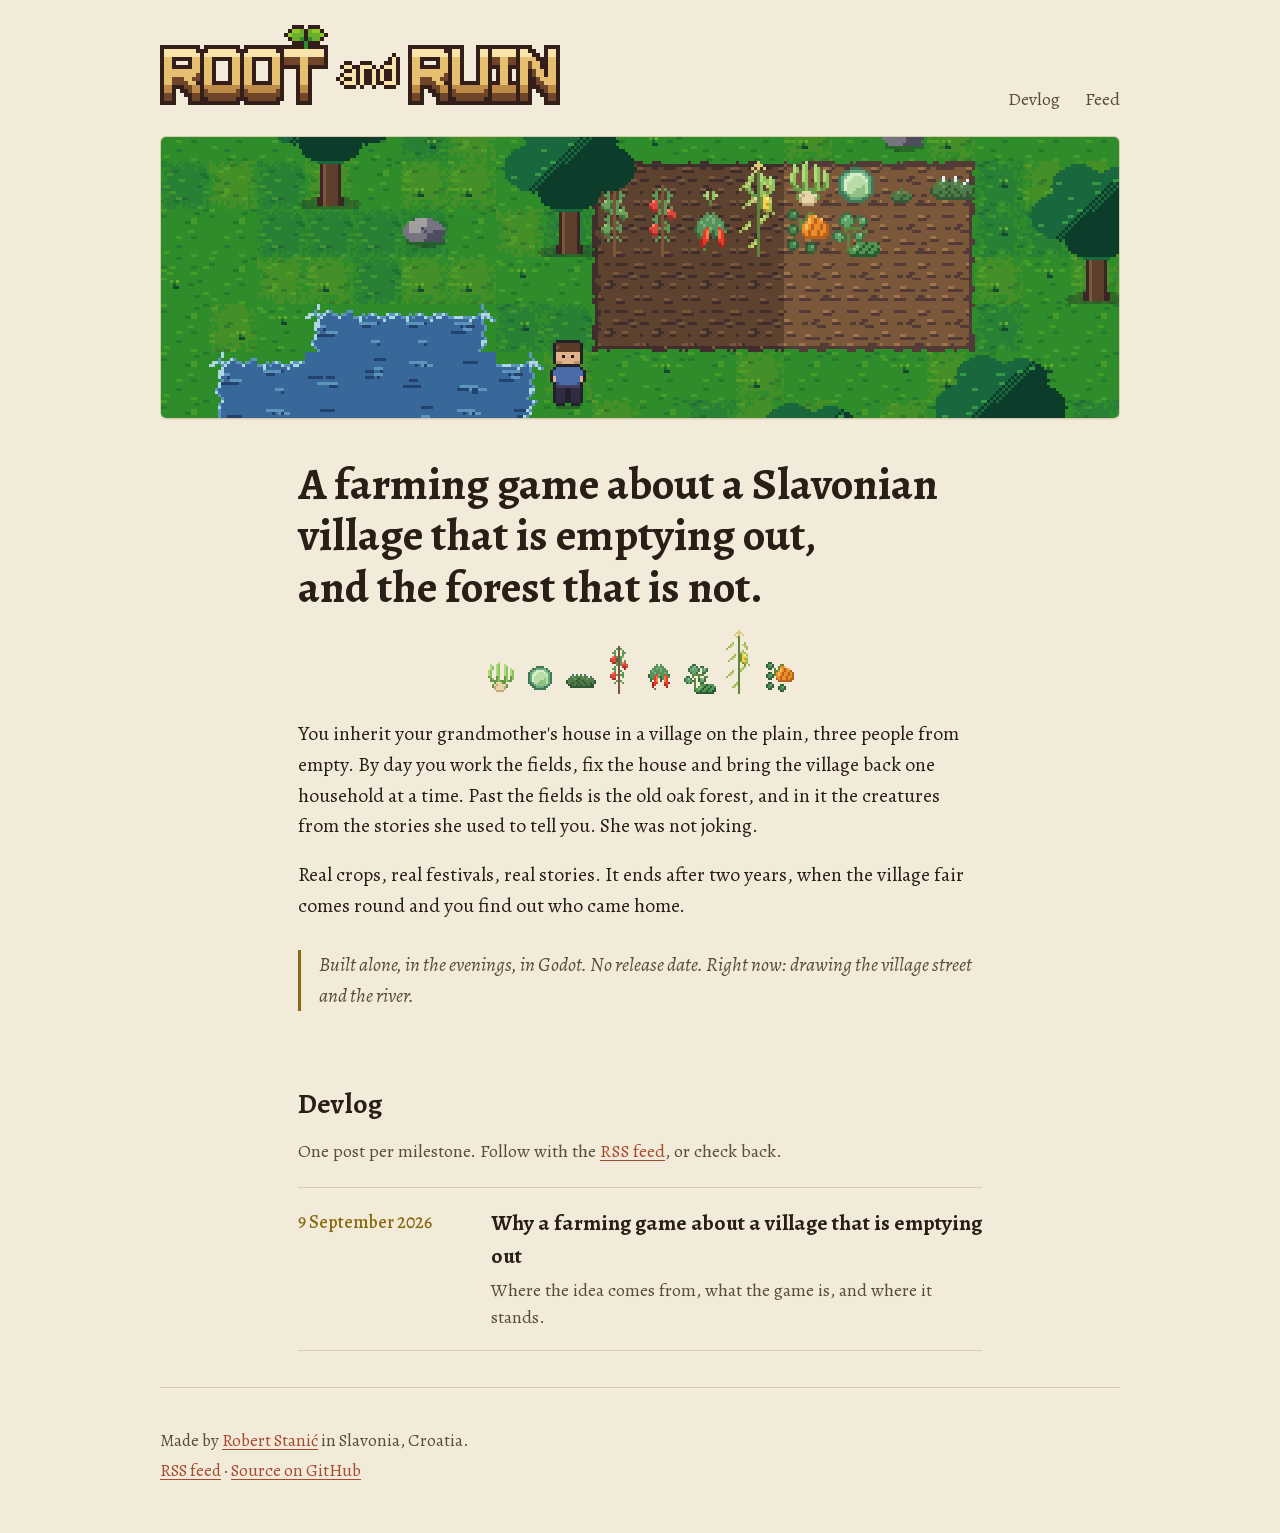
<file: index.html>
<!DOCTYPE html>
<html lang="en">
<head>
<meta charset="utf-8">
<meta name="viewport" content="width=device-width, initial-scale=1">
<title>Root and Ruin</title>
<meta name="description" content="A farming game about a Slavonian village that is emptying out, and the forest that is not.">
<meta name="author" content="Robert Stanić">
<link rel="canonical" href="https://rootandruin.net/">
<meta property="og:type" content="website">
<meta property="og:url" content="https://rootandruin.net/">
<meta property="og:title" content="Root and Ruin">
<meta property="og:description" content="A farming game about a Slavonian village that is emptying out, and the forest that is not.">
<meta property="og:image" content="https://rootandruin.net/assets/img/og-image.png">
<meta name="twitter:card" content="summary_large_image">
<meta name="theme-color" content="#f3ebda">
<link rel="icon" href="favicon-32.png" sizes="32x32">
<link rel="icon" href="favicon-16.png" sizes="16x16">
<link rel="apple-touch-icon" href="assets/apple-touch-icon.png">
<link rel="alternate" type="application/rss+xml" title="Root and Ruin devlog" href="https://rootandruin.net/feed.xml">
<link rel="stylesheet" href="assets/css/style.css">
</head>
<body>
<a class="skip" href="#main">Skip to content</a>
<header class="top">
  <a class="home" href=""><img src="assets/img/logo.png" alt="Root and Ruin" width="400" height="80"></a>
  <nav><a href="#devlog">Devlog</a><a href="feed.xml">Feed</a></nav>
</header>
<main id="main">
<section class="hero">
  <img class="scene" src="assets/img/hero.png" alt="A pixel-art farm: a tilled plot with onions, cabbages, tomatoes, peppers and corn, a pond, oaks, and the farmer standing between them." width="320" height="94">
  <h1>A farming game about a Slavonian village that is emptying out, and the forest that is not.</h1>
  <img class="crops" src="assets/img/crops.png" alt="" width="160" height="32">
</section>
<section class="pitch">
<p>You inherit your grandmother&#x27;s house in a village on the plain, three people from empty. By day you work the fields, fix the house and bring the village back one household at a time. Past the fields is the old oak forest, and in it the creatures from the stories she used to tell you. She was not joking.</p>
<p>Real crops, real festivals, real stories. It ends after two years, when the village fair comes round and you find out who came home.</p>
  <p class="status">Built alone, in the evenings, in Godot. No release date. Right now: drawing the village street and the river.</p>
</section>
<section class="devlog" id="devlog">
  <h2>Devlog</h2>
  <p class="follow">One post per milestone. Follow with the <a href="feed.xml">RSS feed</a>, or check back.</p>
  <ul class="posts">
<li><time datetime="2026-09-09">9 September 2026</time><div><a href="devlog/why-this-game/">Why a farming game about a village that is emptying out</a><p>Where the idea comes from, what the game is, and where it stands.</p></div></li>
  </ul>
</section>
</main>
<footer class="foot">
  <p>Made by <a href="https://robertstanic.com">Robert Stanić</a> in Slavonia, Croatia.</p>
  <p><a href="feed.xml">RSS feed</a> · <a href="https://github.com/Rostanic20/FarmGame">Source on GitHub</a></p>
</footer>
</body>
</html>
</file>
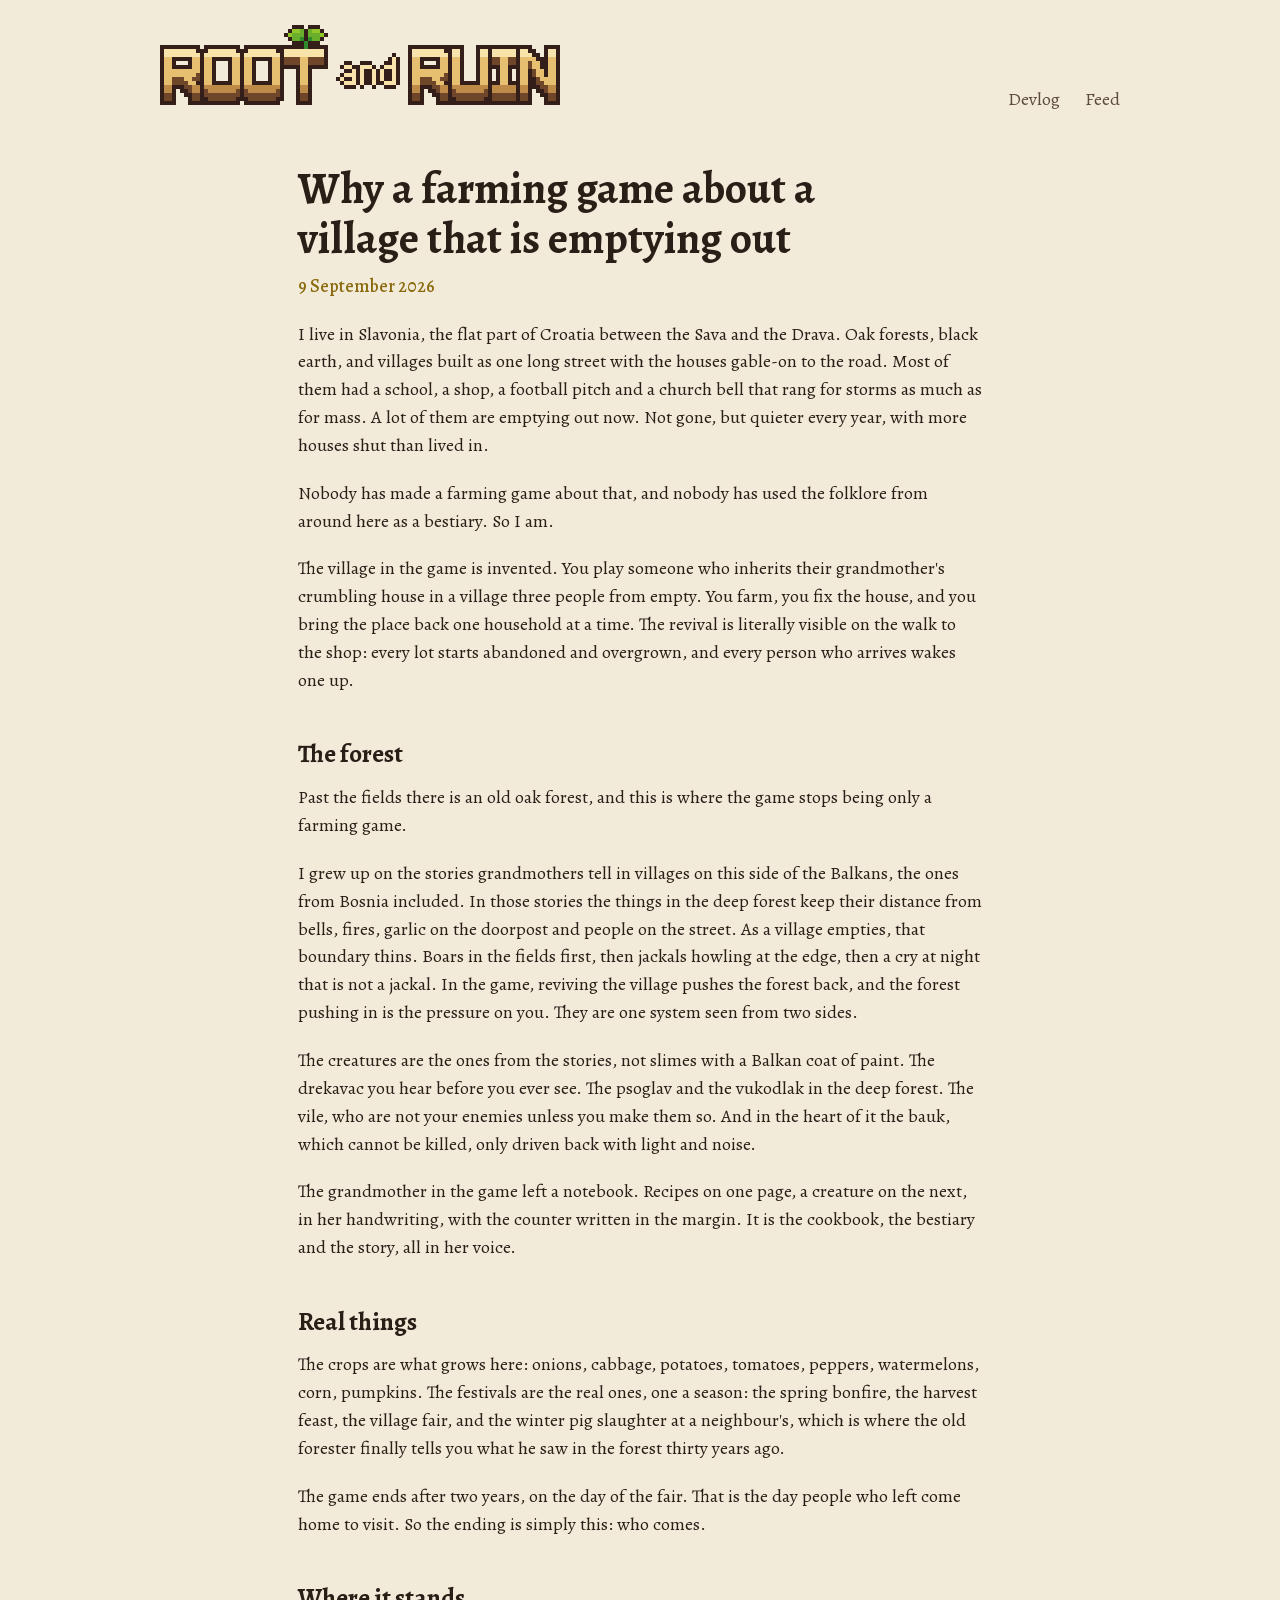
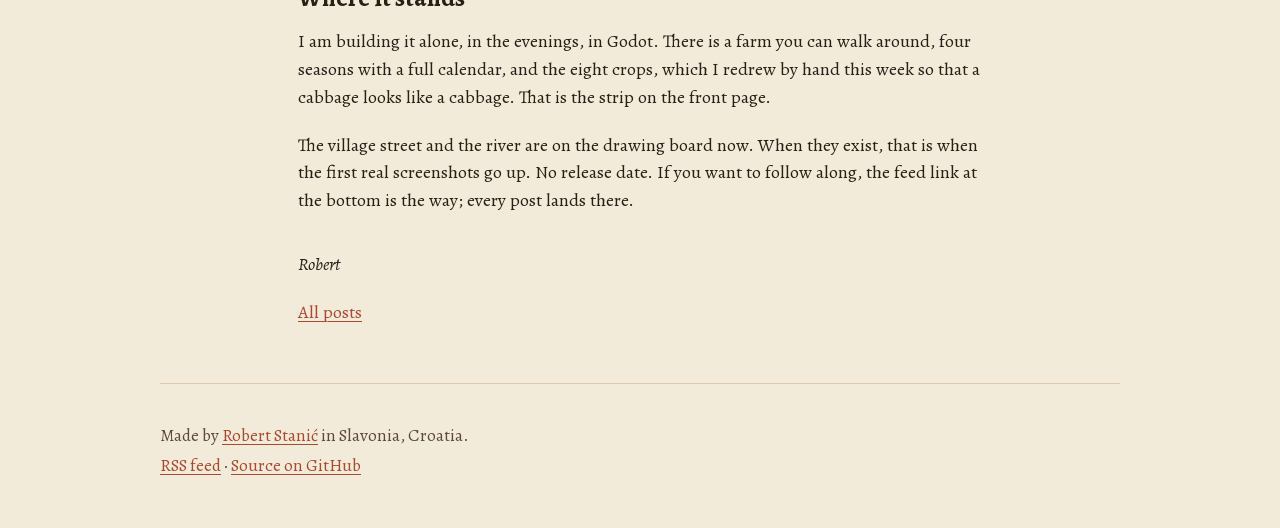
<file: devlog/why-this-game/index.html>
<!DOCTYPE html>
<html lang="en">
<head>
<meta charset="utf-8">
<meta name="viewport" content="width=device-width, initial-scale=1">
<title>Why a farming game about a village that is emptying out · Root and Ruin</title>
<meta name="description" content="Where the idea comes from, what the game is, and where it stands.">
<meta name="author" content="Robert Stanić">
<link rel="canonical" href="https://rootandruin.net/devlog/why-this-game/">
<script type="application/ld+json">
{
  "@context": "https://schema.org",
  "@type": "BlogPosting",
  "headline": "Why a farming game about a village that is emptying out",
  "description": "Where the idea comes from, what the game is, and where it stands.",
  "datePublished": "2026-09-09",
  "author": {
    "@type": "Person",
    "name": "Robert Stani\u0107",
    "url": "https://robertstanic.com"
  },
  "publisher": {
    "@type": "Person",
    "name": "Robert Stani\u0107",
    "url": "https://robertstanic.com"
  },
  "mainEntityOfPage": "https://rootandruin.net/devlog/why-this-game/",
  "image": "https://rootandruin.net/assets/img/og-image.png",
  "isPartOf": {
    "@type": "Blog",
    "name": "Root and Ruin devlog",
    "url": "https://rootandruin.net/"
  }
}
</script>
<meta property="og:type" content="article">
<meta property="og:url" content="https://rootandruin.net/devlog/why-this-game/">
<meta property="og:title" content="Why a farming game about a village that is emptying out · Root and Ruin">
<meta property="og:description" content="Where the idea comes from, what the game is, and where it stands.">
<meta property="og:image" content="https://rootandruin.net/assets/img/og-image.png">
<meta name="twitter:card" content="summary_large_image">
<meta name="theme-color" content="#f3ebda">
<link rel="icon" href="../../favicon-32.png" sizes="32x32">
<link rel="icon" href="../../favicon-16.png" sizes="16x16">
<link rel="apple-touch-icon" href="../../assets/apple-touch-icon.png">
<link rel="alternate" type="application/rss+xml" title="Root and Ruin devlog" href="https://rootandruin.net/feed.xml">
<link rel="stylesheet" href="../../assets/css/style.css">
</head>
<body>
<a class="skip" href="#main">Skip to content</a>
<header class="top">
  <a class="home" href="../../"><img src="../../assets/img/logo.png" alt="Root and Ruin" width="400" height="80"></a>
  <nav><a href="../../#devlog">Devlog</a><a href="../../feed.xml">Feed</a></nav>
</header>
<main id="main">
<article class="post">
  <header>
    <h1>Why a farming game about a village that is emptying out</h1>
    <p class="meta"><time datetime="2026-09-09">9 September 2026</time></p>
  </header>
<p>I live in Slavonia, the flat part of Croatia between the Sava and the Drava. Oak forests, black earth, and villages built as one long street with the houses gable-on to the road. Most of them had a school, a shop, a football pitch and a church bell that rang for storms as much as for mass. A lot of them are emptying out now. Not gone, but quieter every year, with more houses shut than lived in.</p>
<p>Nobody has made a farming game about that, and nobody has used the folklore from around here as a bestiary. So I am.</p>
<p>The village in the game is invented. You play someone who inherits their grandmother's crumbling house in a village three people from empty. You farm, you fix the house, and you bring the place back one household at a time. The revival is literally visible on the walk to the shop: every lot starts abandoned and overgrown, and every person who arrives wakes one up.</p>
<h2>The forest</h2>
<p>Past the fields there is an old oak forest, and this is where the game stops being only a farming game.</p>
<p>I grew up on the stories grandmothers tell in villages on this side of the Balkans, the ones from Bosnia included. In those stories the things in the deep forest keep their distance from bells, fires, garlic on the doorpost and people on the street. As a village empties, that boundary thins. Boars in the fields first, then jackals howling at the edge, then a cry at night that is not a jackal. In the game, reviving the village pushes the forest back, and the forest pushing in is the pressure on you. They are one system seen from two sides.</p>
<p>The creatures are the ones from the stories, not slimes with a Balkan coat of paint. The drekavac you hear before you ever see. The psoglav and the vukodlak in the deep forest. The vile, who are not your enemies unless you make them so. And in the heart of it the bauk, which cannot be killed, only driven back with light and noise.</p>
<p>The grandmother in the game left a notebook. Recipes on one page, a creature on the next, in her handwriting, with the counter written in the margin. It is the cookbook, the bestiary and the story, all in her voice.</p>
<h2>Real things</h2>
<p>The crops are what grows here: onions, cabbage, potatoes, tomatoes, peppers, watermelons, corn, pumpkins. The festivals are the real ones, one a season: the spring bonfire, the harvest feast, the village fair, and the winter pig slaughter at a neighbour's, which is where the old forester finally tells you what he saw in the forest thirty years ago.</p>
<p>The game ends after two years, on the day of the fair. That is the day people who left come home to visit. So the ending is simply this: who comes.</p>
<h2>Where it stands</h2>
<p>I am building it alone, in the evenings, in Godot. There is a farm you can walk around, four seasons with a full calendar, and the eight crops, which I redrew by hand this week so that a cabbage looks like a cabbage. That is the strip on the front page.</p>
<p>The village street and the river are on the drawing board now. When they exist, that is when the first real screenshots go up. No release date. If you want to follow along, the feed link at the bottom is the way; every post lands there.</p>
<p class="sig">Robert</p>

  <p class="back"><a href="../../#devlog">All posts</a></p>
</article>
</main>
<footer class="foot">
  <p>Made by <a href="https://robertstanic.com">Robert Stanić</a> in Slavonia, Croatia.</p>
  <p><a href="../../feed.xml">RSS feed</a> · <a href="https://github.com/Rostanic20/FarmGame">Source on GitHub</a></p>
</footer>
</body>
</html>
</file>
<file: assets/css/style.css>
@font-face {
  font-family: "Alegreya";
  font-style: normal;
  font-weight: 400 700;
  font-display: swap;
  src: url("../fonts/alegreya-latin.woff2") format("woff2");
  unicode-range: U+0000-00FF, U+0131, U+0152-0153, U+02BB-02BC, U+02C6, U+02DA, U+02DC, U+0304, U+0308, U+0329, U+2000-206F, U+20AC, U+2122, U+2191, U+2193, U+2212, U+2215, U+FEFF, U+FFFD;
}
@font-face {
  font-family: "Alegreya";
  font-style: normal;
  font-weight: 400 700;
  font-display: swap;
  src: url("../fonts/alegreya-latin-ext.woff2") format("woff2");
  unicode-range: U+0100-02BA, U+02BD-02C5, U+02C7-02CC, U+02CE-02D7, U+02DD-02FF, U+0304, U+0308, U+0329, U+1D00-1DBF, U+1E00-1E9F, U+1EF2-1EFF, U+2020, U+20A0-20AB, U+20AD-20C0, U+2113, U+2C60-2C7F, U+A720-A7FF;
}
@font-face {
  font-family: "Alegreya";
  font-style: italic;
  font-weight: 400;
  font-display: swap;
  src: url("../fonts/alegreya-italic-latin.woff2") format("woff2");
  unicode-range: U+0000-00FF, U+0131, U+0152-0153, U+02BB-02BC, U+02C6, U+02DA, U+02DC, U+0304, U+0308, U+0329, U+2000-206F, U+20AC, U+2122, U+2191, U+2193, U+2212, U+2215, U+FEFF, U+FFFD;
}
@font-face {
  font-family: "Alegreya";
  font-style: italic;
  font-weight: 400;
  font-display: swap;
  src: url("../fonts/alegreya-italic-latin-ext.woff2") format("woff2");
  unicode-range: U+0100-02BA, U+02BD-02C5, U+02C7-02CC, U+02CE-02D7, U+02DD-02FF, U+0304, U+0308, U+0329, U+1D00-1DBF, U+1E00-1E9F, U+1EF2-1EFF, U+2020, U+20A0-20AB, U+20AD-20C0, U+2113, U+2C60-2C7F, U+A720-A7FF;
}

@font-face {
  font-family: "Alegreya Fallback";
  src: local("Georgia");
  size-adjust: 94%;
  ascent-override: 100%;
  descent-override: 28%;
}

:root {
  --vapno: #f3ebda;
  --vapno-deep: #e9dfc8;
  --sjena: #d9cbaf;
  --crnica: #2a1f17;
  --zemlja: #5c4a3a;
  --crijep: #a84a30;
  --crijep-deep: #86392a;
  --zlatovez: #8a6a0e;
  --livada: #4f8a34;
  --measure: 38rem;
  --scene: 960px;
}

* { box-sizing: border-box; }

html {
  background: var(--vapno);
  color: var(--crnica);
  font-family: "Alegreya", "Alegreya Fallback", Georgia, serif;
  font-size: 112.5%;
  line-height: 1.55;
  -webkit-text-size-adjust: 100%;
}

body {
  margin: 0;
  min-height: 100vh;
  display: flex;
  flex-direction: column;
  padding: 0 1.25rem;
}

a {
  color: var(--crijep);
  text-decoration: underline;
  text-decoration-thickness: 1px;
  text-underline-offset: 0.16em;
}
a:hover { color: var(--crijep-deep); }
a:focus-visible {
  outline: 3px solid var(--zlatovez);
  outline-offset: 3px;
  border-radius: 2px;
}

.skip {
  position: absolute;
  left: -100vw;
  top: 0.5rem;
  background: var(--crnica);
  color: var(--vapno);
  padding: 0.4rem 0.8rem;
}
.skip:focus { left: 1rem; }

.top {
  width: 100%;
  max-width: var(--scene);
  margin: 0 auto;
  padding: 1.4rem 0 1.2rem;
  display: flex;
  align-items: baseline;
  justify-content: space-between;
  gap: 1rem;
}
.home { display: block; }
.home img {
  display: block;
  width: 400px;
  height: 80px;
  image-rendering: pixelated;
}
.top nav { display: flex; gap: 1.4rem; }
.top nav a { color: var(--zemlja); text-decoration: none; }
.top nav a:hover { color: var(--crijep-deep); text-decoration: underline; }

main { flex: 1; width: 100%; }

.hero {
  width: 100%;
  max-width: var(--scene);
  margin: 0 auto;
}
.scene {
  display: block;
  width: 100%;
  height: auto;
  image-rendering: pixelated;
  image-rendering: crisp-edges;
  border-radius: 6px;
  border: 1px solid var(--sjena);
  box-shadow: 0 1px 0 var(--vapno-deep);
}
.hero h1 {
  max-width: var(--measure);
  margin: 2.2rem auto 0.9rem;
  font-size: clamp(1.8rem, 1.2rem + 2.2vw, 2.5rem);
  font-weight: 700;
  line-height: 1.15;
  text-wrap: balance;
}
.crops {
  display: block;
  width: 320px;
  max-width: 100%;
  height: auto;
  margin: 0.4rem auto 0;
  image-rendering: pixelated;
  image-rendering: crisp-edges;
}
.hero .crops { max-width: var(--measure); margin-left: auto; margin-right: auto; }

.pitch, .devlog, .post {
  max-width: var(--measure);
  margin: 0 auto;
}
.pitch { padding-top: 1.4rem; }
.pitch p { margin: 0 0 1rem; font-size: 1.1rem; }
.pitch p.status {
  margin-top: 1.6rem;
  padding-left: 1rem;
  border-left: 3px solid var(--zlatovez);
  color: var(--zemlja);
  font-style: italic;
}

.devlog { padding: 3rem 0 2rem; }
h2 {
  font-size: 1.55rem;
  font-weight: 700;
  margin: 0 0 1rem;
}
.follow { margin: -0.4rem 0 1.2rem; color: var(--zemlja); }
.posts {
  list-style: none;
  padding: 0;
  margin: 0;
}
.posts li {
  display: grid;
  grid-template-columns: 9.5rem 1fr;
  gap: 0.4rem 1.2rem;
  padding: 1rem 0;
  border-top: 1px solid var(--sjena);
}
.posts li:last-child { border-bottom: 1px solid var(--sjena); }
.posts time {
  color: var(--zlatovez);
  font-weight: 500;
  font-variant-numeric: lining-nums;
  padding-top: 0.15rem;
}
.posts a {
  color: var(--crnica);
  font-size: 1.2rem;
  font-weight: 700;
  text-decoration: none;
}
.posts a:hover { color: var(--crijep-deep); text-decoration: underline; }
.posts p { margin: 0.2rem 0 0; color: var(--zemlja); }

.post { padding: 1.6rem 0 2rem; }
.post header h1 {
  font-size: clamp(1.8rem, 1.2rem + 2.2vw, 2.4rem);
  line-height: 1.15;
  margin: 0 0 0.5rem;
  text-wrap: balance;
}
.meta { margin: 0 0 2rem; color: var(--zlatovez); font-weight: 500; }
.post h2 {
  font-size: 1.4rem;
  margin: 2.2rem 0 0.6rem;
}
.post h3 { font-size: 1.15rem; margin: 1.8rem 0 0.4rem; }
.post p { margin: 0 0 1.1rem; }
.post ul { padding-left: 1.3rem; margin: 0 0 1.1rem; }
.post li { margin-bottom: 0.3rem; }
.post blockquote {
  margin: 1.4rem 0;
  padding-left: 1rem;
  border-left: 3px solid var(--zlatovez);
  color: var(--zemlja);
  font-style: italic;
}
.post code {
  font-family: ui-monospace, Menlo, Consolas, monospace;
  font-size: 0.85em;
  background: var(--vapno-deep);
  padding: 0.1em 0.35em;
  border-radius: 3px;
}
.post figure { margin: 1.6rem 0; }
.post figure img {
  display: block;
  width: 100%;
  height: auto;
  image-rendering: pixelated;
  image-rendering: crisp-edges;
  border-radius: 6px;
  border: 1px solid var(--sjena);
}
.post figcaption {
  margin-top: 0.5rem;
  color: var(--zemlja);
  font-size: 0.95rem;
  font-style: italic;
}
.post p.sig { margin-top: 2rem; font-style: italic; }
.neighbours {
  display: flex;
  justify-content: space-between;
  gap: 1rem;
  margin-top: 2.5rem;
  padding-top: 1rem;
  border-top: 1px solid var(--sjena);
}
.neighbours a { max-width: 48%; }
.back { margin-top: 1.5rem; }
.lost { padding: 3rem 0; max-width: var(--measure); margin: 0 auto; }

.foot {
  width: 100%;
  max-width: var(--scene);
  margin: 0 auto;
  padding: 2rem 0 2.5rem;
  border-top: 1px solid var(--sjena);
  color: var(--zemlja);
  font-size: 0.95rem;
}
.foot p { margin: 0.2rem 0; }

@media (max-width: 40rem) {
  html { font-size: 106%; }
  .posts li { grid-template-columns: 1fr; gap: 0.1rem; }
  .top { flex-wrap: wrap; }
}

@media (max-width: 27.75rem) {
  .home img { width: 300px; height: 60px; }
}

@media (max-width: 21.5rem) {
  .home img { width: 200px; height: 40px; }
}

@media (prefers-reduced-motion: no-preference) {
  .scene { animation: settle 0.9s ease-out both; }
  @keyframes settle {
    from { opacity: 0; transform: translateY(6px); }
    to { opacity: 1; transform: none; }
  }
}
</file>
